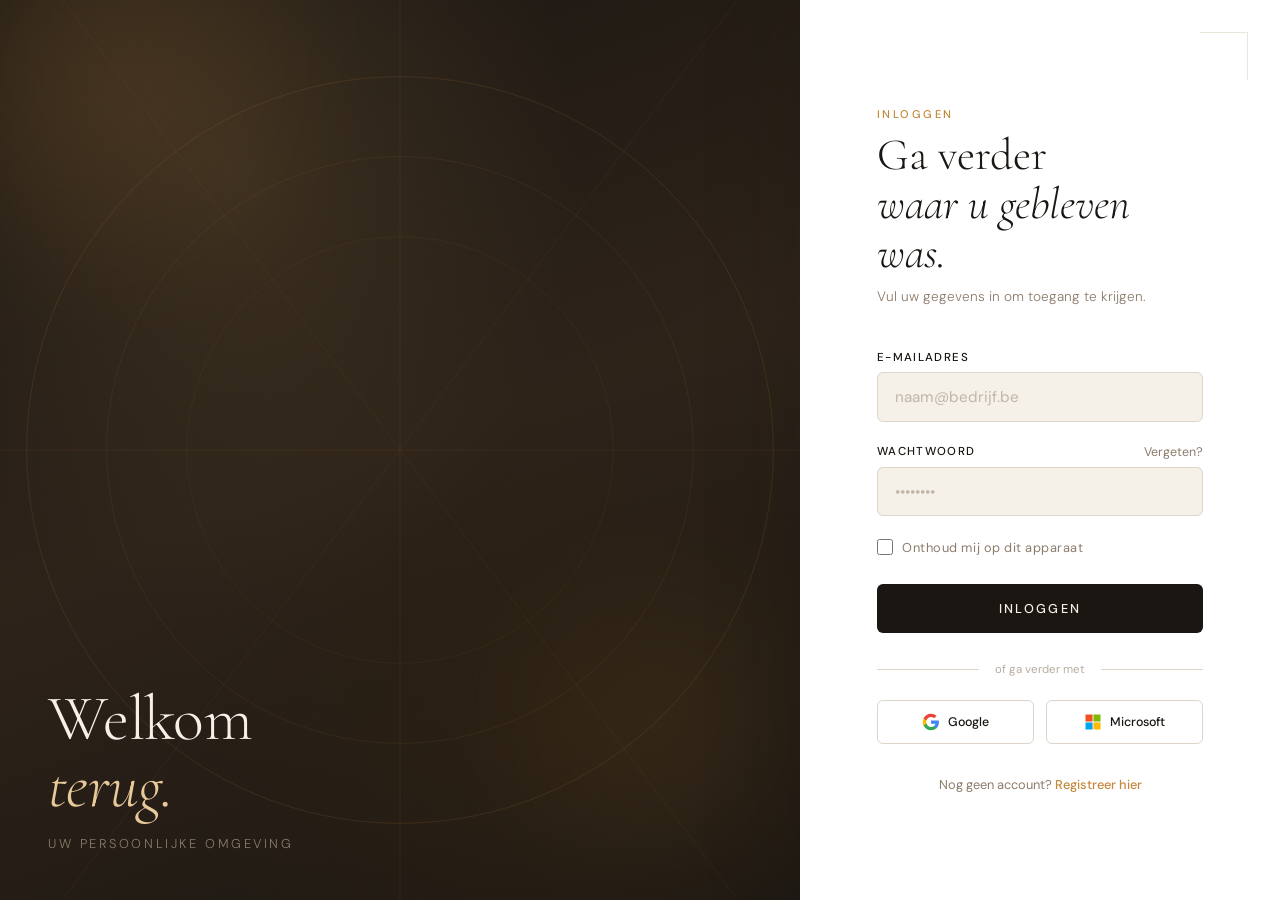
<file: login.html>
<!DOCTYPE html>
<html lang="nl">
<head>
  <meta charset="UTF-8" />
  <meta name="viewport" content="width=device-width, initial-scale=1.0"/>
  <title>Inloggen</title>
  <link href="https://fonts.googleapis.com/css2?family=Cormorant+Garamond:ital,wght@0,300;0,400;1,300&family=DM+Sans:wght@300;400;500&display=swap" rel="stylesheet"/>
  <style>
    *, *::before, *::after { box-sizing: border-box; margin: 0; padding: 0; }

    :root {
      --cream: #f5f0e8;
      --ink: #1a1612;
      --warm-mid: #8c7b6b;
      --accent: #c4873c;
      --accent-light: #e8c99a;
      --panel: #ffffff;
      --border: #ddd5c8;
    }

    body {
      min-height: 100vh;
      display: flex;
      font-family: 'DM Sans', sans-serif;
      background-color: var(--cream);
    }

    html {
      height: 100%;
    }

    /* ── Left visual panel ────────────────────── */
    .visual {
      flex: 1;
      position: relative;
      background: var(--ink);
      overflow: hidden;
      display: flex;
      align-items: flex-end;
      padding: 3rem;
    }

    .visual-bg {
      position: absolute;
      inset: 0;
      background:
        radial-gradient(ellipse 60% 70% at 30% 20%, #3a2e1e 0%, transparent 70%),
        radial-gradient(ellipse 80% 60% at 70% 80%, #2a1f12 0%, transparent 60%),
        linear-gradient(160deg, #1a1612 0%, #2d2218 50%, #1a1612 100%);
    }

    /* Decorative geometric lines */
    .visual-svg {
      position: absolute;
      inset: 0;
      width: 100%;
      height: 100%;
      opacity: 0.18;
    }

    .visual-grain {
      position: absolute;
      inset: 0;
      background-image: url("data:image/svg+xml,%3Csvg viewBox='0 0 200 200' xmlns='http://www.w3.org/2000/svg'%3E%3Cfilter id='n'%3E%3CfeTurbulence type='fractalNoise' baseFrequency='0.75' numOctaves='4' stitchTiles='stitch'/%3E%3C/filter%3E%3Crect width='100%25' height='100%25' filter='url(%23n)' opacity='1'/%3E%3C/svg%3E");
      background-size: 200px 200px;
      opacity: 0.06;
      mix-blend-mode: overlay;
    }

    .accent-orb {
      position: absolute;
      border-radius: 50%;
      filter: blur(80px);
      pointer-events: none;
    }
    .orb-1 {
      width: 300px; height: 300px;
      background: var(--accent);
      top: -80px; left: -60px;
      opacity: 0.15;
      animation: breathe 8s ease-in-out infinite;
    }
    .orb-2 {
      width: 200px; height: 200px;
      background: #7a5c2e;
      bottom: 80px; right: 40px;
      opacity: 0.2;
      animation: breathe 11s ease-in-out infinite reverse;
    }

    @keyframes breathe {
      0%, 100% { transform: scale(1); opacity: 0.15; }
      50% { transform: scale(1.15); opacity: 0.25; }
    }

    .visual-text {
      position: relative;
      z-index: 2;
      animation: fadeUp 1s ease both;
    }

    .brand-name {
      font-family: 'Cormorant Garamond', serif;
      font-size: clamp(2.8rem, 5vw, 4.5rem);
      font-weight: 300;
      color: var(--cream);
      line-height: 1.05;
      letter-spacing: -0.01em;
    }
    .brand-name em {
      font-style: italic;
      color: var(--accent-light);
    }

    .brand-tagline {
      margin-top: 1rem;
      font-size: 0.8rem;
      font-weight: 300;
      letter-spacing: 0.2em;
      text-transform: uppercase;
      color: var(--warm-mid);
    }

    /* ── Right login panel ────────────────────── */
    .login-panel {
      width: min(480px, 100%);
      display: flex;
      flex-direction: column;
      justify-content: center;
      padding: clamp(2rem, 6vw, 5rem);
      background: var(--panel);
      position: relative;
      z-index: 1;
      box-shadow: -20px 0 80px rgba(26,22,18,0.12);
      animation: slideIn 0.8s cubic-bezier(0.22, 1, 0.36, 1) both;
    }

    @keyframes slideIn {
      from { transform: translateX(40px); opacity: 0; }
      to   { transform: translateX(0);    opacity: 1; }
    }

    @keyframes fadeUp {
      from { transform: translateY(24px); opacity: 0; }
      to   { transform: translateY(0);    opacity: 1; }
    }

    .login-header { margin-bottom: 2.8rem; animation: fadeUp 0.9s 0.15s ease both; }

    .login-eyebrow {
      font-size: 0.7rem;
      font-weight: 500;
      letter-spacing: 0.22em;
      text-transform: uppercase;
      color: var(--accent);
      margin-bottom: 0.6rem;
    }

    .login-title {
      font-family: 'Cormorant Garamond', serif;
      font-size: clamp(2rem, 3.5vw, 2.8rem);
      font-weight: 300;
      color: var(--ink);
      line-height: 1.1;
    }
    .login-title em { font-style: italic; }

    .login-subtitle {
      margin-top: 0.6rem;
      font-size: 0.85rem;
      color: var(--warm-mid);
      font-weight: 300;
    }

    /* ── Form ─────────────────────────────────── */
    .form { display: flex; flex-direction: column; gap: 1.4rem; animation: fadeUp 0.9s 0.25s ease both; }

    .field { display: flex; flex-direction: column; gap: 0.45rem; }

    label {
      font-size: 0.72rem;
      font-weight: 500;
      letter-spacing: 0.12em;
      text-transform: uppercase;
      color: var(--ink);
    }

    input {
      width: 100%;
      padding: 0.85rem 1.1rem;
      border: 1.5px solid var(--border);
      border-radius: 6px;
      background: var(--cream);
      font-family: 'DM Sans', sans-serif;
      font-size: 0.95rem;
      color: var(--ink);
      transition: border-color 0.2s, box-shadow 0.2s, background 0.2s;
      outline: none;
    }

    input::placeholder { color: #c0b5a8; }

    input:focus {
      border-color: var(--accent);
      background: #fff;
      box-shadow: 0 0 0 4px rgba(196,135,60,0.1);
    }

    .field-row {
      display: flex;
      justify-content: space-between;
      align-items: center;
    }

    .forgot {
      font-size: 0.78rem;
      color: var(--warm-mid);
      text-decoration: none;
      transition: color 0.2s;
    }
    .forgot:hover { color: var(--accent); }

    /* ── Checkbox ─────────────────────────────── */
    .check-row {
      display: flex;
      align-items: center;
      gap: 0.6rem;
    }
    .check-row input[type="checkbox"] {
      width: 16px; height: 16px;
      accent-color: var(--accent);
      background: var(--cream);
      padding: 0;
      cursor: pointer;
    }
    .check-row label {
      font-size: 0.8rem;
      letter-spacing: 0.04em;
      text-transform: none;
      font-weight: 400;
      color: var(--warm-mid);
      cursor: pointer;
    }

    /* ── Submit button ────────────────────────── */
    .btn-submit {
      margin-top: 0.4rem;
      width: 100%;
      padding: 1rem;
      background: var(--ink);
      color: var(--cream);
      border: none;
      border-radius: 6px;
      font-family: 'DM Sans', sans-serif;
      font-size: 0.8rem;
      font-weight: 500;
      letter-spacing: 0.18em;
      text-transform: uppercase;
      cursor: pointer;
      position: relative;
      overflow: hidden;
      transition: background 0.25s, transform 0.15s;
    }

    .btn-submit::after {
      content: '';
      position: absolute;
      inset: 0;
      background: linear-gradient(90deg, transparent, rgba(255,255,255,0.06), transparent);
      transform: translateX(-100%);
      transition: transform 0.5s ease;
    }

    .btn-submit:hover { background: #2d2218; transform: translateY(-1px); }
    .btn-submit:hover::after { transform: translateX(100%); }
    .btn-submit:active { transform: translateY(0); }

    /* ── Divider ──────────────────────────────── */
    .divider {
      display: flex;
      align-items: center;
      gap: 1rem;
      margin-top: 0.4rem;
    }
    .divider span { flex: 1; height: 1px; background: var(--border); }
    .divider p { font-size: 0.72rem; color: #b8ac9f; white-space: nowrap; }

    /* ── Social buttons ───────────────────────── */
    .social-row { display: flex; gap: 0.8rem; }

    .btn-social {
      flex: 1;
      display: flex;
      align-items: center;
      justify-content: center;
      gap: 0.5rem;
      padding: 0.75rem;
      border: 1.5px solid var(--border);
      border-radius: 6px;
      background: transparent;
      font-family: 'DM Sans', sans-serif;
      font-size: 0.78rem;
      font-weight: 500;
      color: var(--ink);
      cursor: pointer;
      transition: border-color 0.2s, background 0.2s, transform 0.15s;
    }

    .btn-social:hover {
      border-color: var(--warm-mid);
      background: var(--cream);
      transform: translateY(-1px);
    }

    .btn-social svg { width: 18px; height: 18px; flex-shrink: 0; }

    /* ── Footer ───────────────────────────────── */
    .login-footer {
      margin-top: 2rem;
      font-size: 0.8rem;
      color: var(--warm-mid);
      text-align: center;
      animation: fadeUp 0.9s 0.35s ease both;
    }
    .login-footer a { color: var(--accent); text-decoration: none; font-weight: 500; }
    .login-footer a:hover { text-decoration: underline; }

    /* ── Decorative corner ────────────────────── */
    .corner-deco {
      position: absolute;
      top: 2rem; right: 2rem;
      width: 48px; height: 48px;
      border-top: 1.5px solid var(--border);
      border-right: 1.5px solid var(--border);
      opacity: 0.6;
    }

    /* ── Responsive ───────────────────────────── */
    @media (max-width: 700px) {
      body { flex-direction: column; overflow: auto; }
      .visual { display: none; }
      .login-panel { width: 100%; min-height: 100vh; box-shadow: none; }
    }
  </style>
</head>
<body>

  <!-- Left visual -->
  <div class="visual">
    <div class="visual-bg"></div>
    <div class="visual-grain"></div>
    <div class="accent-orb orb-1"></div>
    <div class="accent-orb orb-2"></div>

    <!-- Decorative SVG lines -->
    <svg class="visual-svg" viewBox="0 0 600 800" preserveAspectRatio="xMidYMid slice" fill="none" xmlns="http://www.w3.org/2000/svg">
      <circle cx="300" cy="400" r="280" stroke="#c4873c" stroke-width="0.6"/>
      <circle cx="300" cy="400" r="220" stroke="#c4873c" stroke-width="0.4"/>
      <circle cx="300" cy="400" r="160" stroke="#c4873c" stroke-width="0.3"/>
      <line x1="0" y1="400" x2="600" y2="400" stroke="#c4873c" stroke-width="0.4"/>
      <line x1="300" y1="0" x2="300" y2="800" stroke="#c4873c" stroke-width="0.4"/>
      <line x1="0" y1="0" x2="600" y2="800" stroke="#c4873c" stroke-width="0.3"/>
      <line x1="600" y1="0" x2="0" y2="800" stroke="#c4873c" stroke-width="0.3"/>
    </svg>

    <div class="visual-text">
      <div class="brand-name">Welkom<br/><em>terug.</em></div>
      <p class="brand-tagline">Uw persoonlijke omgeving</p>
    </div>
  </div>

  <!-- Right login panel -->
  <div class="login-panel">
    <div class="corner-deco"></div>

    <div class="login-header">
      <p class="login-eyebrow">Inloggen</p>
      <h1 class="login-title">Ga verder<br/><em>waar u gebleven was.</em></h1>
      <p class="login-subtitle">Vul uw gegevens in om toegang te krijgen.</p>
    </div>

    <form class="form" onsubmit="return false;">
      <div class="field">
        <label for="email">E-mailadres</label>
        <input type="email" id="email" placeholder="naam@bedrijf.be" autocomplete="email"/>
      </div>

      <div class="field">
        <div class="field-row">
          <label for="password">Wachtwoord</label>
          <a href="#" class="forgot">Vergeten?</a>
        </div>
        <input type="password" id="password" placeholder="••••••••" autocomplete="current-password"/>
      </div>

      <div class="check-row">
        <input type="checkbox" id="remember"/>
        <label for="remember">Onthoud mij op dit apparaat</label>
      </div>

      <button type="submit" class="btn-submit">Inloggen</button>

      <div class="divider">
        <span></span>
        <p>of ga verder met</p>
        <span></span>
      </div>

      <div class="social-row">
        <!-- Google -->
        <button type="button" class="btn-social">
          <svg viewBox="0 0 24 24" xmlns="http://www.w3.org/2000/svg">
            <path d="M22.56 12.25c0-.78-.07-1.53-.2-2.25H12v4.26h5.92c-.26 1.37-1.04 2.53-2.21 3.31v2.77h3.57c2.08-1.92 3.28-4.74 3.28-8.09z" fill="#4285F4"/>
            <path d="M12 23c2.97 0 5.46-.98 7.28-2.66l-3.57-2.77c-.98.66-2.23 1.06-3.71 1.06-2.86 0-5.29-1.93-6.16-4.53H2.18v2.84C3.99 20.53 7.7 23 12 23z" fill="#34A853"/>
            <path d="M5.84 14.09c-.22-.66-.35-1.36-.35-2.09s.13-1.43.35-2.09V7.07H2.18C1.43 8.55 1 10.22 1 12s.43 3.45 1.18 4.93l3.66-2.84z" fill="#FBBC05"/>
            <path d="M12 5.38c1.62 0 3.06.56 4.21 1.64l3.15-3.15C17.45 2.09 14.97 1 12 1 7.7 1 3.99 3.47 2.18 7.07l3.66 2.84c.87-2.6 3.3-4.53 6.16-4.53z" fill="#EA4335"/>
          </svg>
          Google
        </button>

        <!-- Microsoft -->
        <button type="button" class="btn-social">
          <svg viewBox="0 0 24 24" xmlns="http://www.w3.org/2000/svg">
            <path d="M11.4 2H2v9.4h9.4V2z" fill="#F25022"/>
            <path d="M22 2h-9.4v9.4H22V2z" fill="#7FBA00"/>
            <path d="M11.4 12.6H2V22h9.4v-9.4z" fill="#00A4EF"/>
            <path d="M22 12.6h-9.4V22H22v-9.4z" fill="#FFB900"/>
          </svg>
          Microsoft
        </button>
      </div>
    </form>

    <p class="login-footer">
      Nog geen account? <a href="#">Registreer hier</a>
    </p>
  </div>

</body>
</html>
</file>
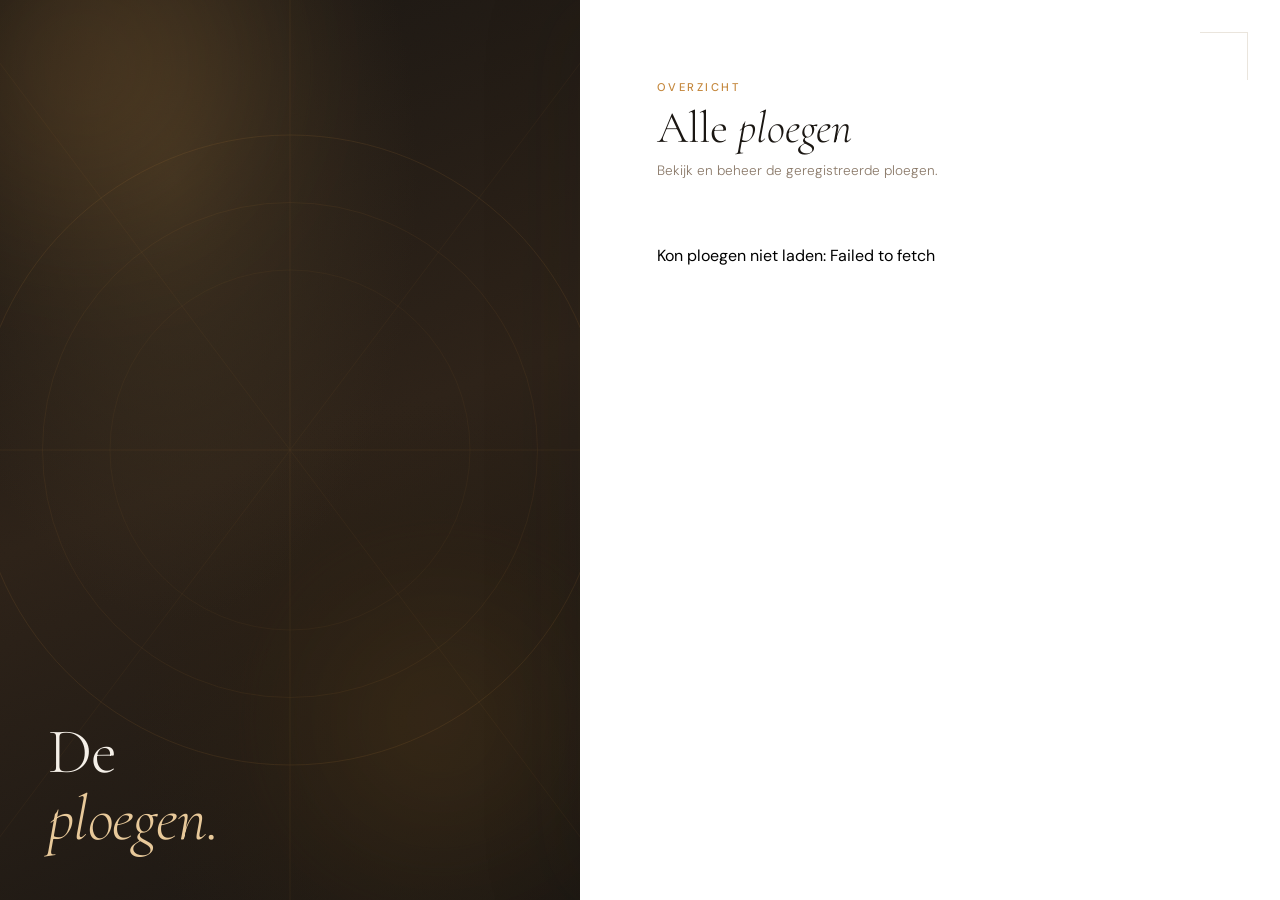
<file: teams.html>
<!DOCTYPE html>
<html lang="nl">
<head>
  <meta charset="UTF-8" />
  <meta name="viewport" content="width=device-width, initial-scale=1.0"/>
  <title>Ploegen</title>
  <link href="https://fonts.googleapis.com/css2?family=Cormorant+Garamond:ital,wght@0,300;0,400;1,300&family=DM+Sans:wght@300;400;500&display=swap" rel="stylesheet"/>
  <link rel="stylesheet" href="styles.css"/>
</head>
<body>

  <!-- Left visual panel -->
  <div class="visual">
    <div class="visual-bg"></div>
    <div class="visual-grain"></div>
    <div class="accent-orb orb-1"></div>
    <div class="accent-orb orb-2"></div>

    <svg class="visual-svg" viewBox="0 0 600 800" preserveAspectRatio="xMidYMid slice" fill="none" xmlns="http://www.w3.org/2000/svg">
      <circle cx="300" cy="400" r="280" stroke="#c4873c" stroke-width="0.6"/>
      <circle cx="300" cy="400" r="220" stroke="#c4873c" stroke-width="0.4"/>
      <circle cx="300" cy="400" r="160" stroke="#c4873c" stroke-width="0.3"/>
      <line x1="0" y1="400" x2="600" y2="400" stroke="#c4873c" stroke-width="0.4"/>
      <line x1="300" y1="0" x2="300" y2="800" stroke="#c4873c" stroke-width="0.4"/>
      <line x1="0" y1="0" x2="600" y2="800" stroke="#c4873c" stroke-width="0.3"/>
      <line x1="600" y1="0" x2="0" y2="800" stroke="#c4873c" stroke-width="0.3"/>
    </svg>

    <div class="visual-text">
      <div class="brand-name">De<br/><em>ploegen.</em></div>
    </div>
  </div>

  <!-- Right content panel -->
  <div class="content-panel">
    <div class="corner-deco"></div>

    <div class="page-header">
      <p class="page-eyebrow">Overzicht</p>
      <h1 class="page-title">Alle <em>ploegen</em></h1>
      <p class="page-subtitle">Bekijk en beheer de geregistreerde ploegen.</p>
    </div>


    <p class="team-count" id="teamCount"></p>

    <div class="teams-grid" id="teams-container">
      <div class="loading-state">
        <div class="spinner"></div>
        <p class="loading-text">Ploegen laden…</p>
      </div>
    </div>

    <div class="empty-state" id="emptyState">
      <p>Geen ploegen gevonden<em>.</em></p>
      <span>Probeer een andere zoekterm</span>
    </div>
  </div>

  <script src="app.js"></script>
</body>
</html>
</file>
<file: styles.css>
*, *::before, *::after { box-sizing: border-box; margin: 0; padding: 0; }

:root {
  --cream: #f5f0e8;
  --ink: #1a1612;
  --warm-mid: #8c7b6b;
  --accent: #c4873c;
  --accent-light: #e8c99a;
  --panel: #ffffff;
  --border: #ddd5c8;
}

html { height: 100%; }

body {
  min-height: 100vh;
  display: flex;
  font-family: 'DM Sans', sans-serif;
  background-color: var(--cream);
}

/* ── Left visual panel ────────────────────── */
.visual {
  flex: 1;
  position: sticky;
  top: 0;
  height: 100vh;
  background: var(--ink);
  overflow: hidden;
  display: flex;
  align-items: flex-end;
  padding: 3rem;
}

.visual-bg {
  position: absolute; inset: 0;
  background:
    radial-gradient(ellipse 60% 70% at 30% 20%, #3a2e1e 0%, transparent 70%),
    radial-gradient(ellipse 80% 60% at 70% 80%, #2a1f12 0%, transparent 60%),
    linear-gradient(160deg, #1a1612 0%, #2d2218 50%, #1a1612 100%);
}

.visual-svg { position: absolute; inset: 0; width: 100%; height: 100%; opacity: 0.18; }

.visual-grain {
  position: absolute; inset: 0;
  background-image: url("data:image/svg+xml,%3Csvg viewBox='0 0 200 200' xmlns='http://www.w3.org/2000/svg'%3E%3Cfilter id='n'%3E%3CfeTurbulence type='fractalNoise' baseFrequency='0.75' numOctaves='4' stitchTiles='stitch'/%3E%3C/filter%3E%3Crect width='100%25' height='100%25' filter='url(%23n)' opacity='1'/%3E%3C/svg%3E");
  background-size: 200px 200px; opacity: 0.06; mix-blend-mode: overlay;
}

.accent-orb { position: absolute; border-radius: 50%; filter: blur(80px); pointer-events: none; }

.orb-1 {
  width: 300px; height: 300px;
  background: var(--accent);
  top: -80px; left: -60px;
  opacity: 0.15;
  animation: breathe 8s ease-in-out infinite;
}

.orb-2 {
  width: 200px; height: 200px;
  background: #7a5c2e;
  bottom: 80px; right: 40px;
  opacity: 0.2;
  animation: breathe 11s ease-in-out infinite reverse;
}

@keyframes breathe {
  0%, 100% { transform: scale(1); opacity: 0.15; }
  50%       { transform: scale(1.15); opacity: 0.25; }
}

.visual-text { position: relative; z-index: 2; animation: fadeUp 1s ease both; }

.brand-name {
  font-family: 'Cormorant Garamond', serif;
  font-size: clamp(2.8rem, 5vw, 4.5rem);
  font-weight: 300; color: var(--cream);
  line-height: 1.05; letter-spacing: -0.01em;
}
.brand-name em { font-style: italic; color: var(--accent-light); }

.brand-tagline {
  margin-top: 1rem; font-size: 0.8rem;
  font-weight: 300; letter-spacing: 0.2em;
  text-transform: uppercase; color: var(--warm-mid);
}

/* ── Right content panel ──────────────────── */
.content-panel {
  width: min(700px, 100%);
  display: flex; flex-direction: column;
  padding: clamp(2rem, 5vw, 4rem) clamp(2rem, 6vw, 5rem);
  background: var(--panel); position: relative; z-index: 1;
  box-shadow: -20px 0 80px rgba(26,22,18,0.12);
  animation: slideIn 0.8s cubic-bezier(0.22, 1, 0.36, 1) both;
}

@keyframes slideIn { from { transform: translateX(40px); opacity: 0; } to { transform: translateX(0); opacity: 1; } }
@keyframes fadeUp  { from { transform: translateY(24px); opacity: 0; } to { transform: translateY(0);   opacity: 1; } }

.corner-deco {
  position: absolute; top: 2rem; right: 2rem;
  width: 48px; height: 48px;
  border-top: 1.5px solid var(--border);
  border-right: 1.5px solid var(--border);
  opacity: 0.6;
}

/* ── Page header ──────────────────────────── */
.page-header { padding-top: 1rem; margin-bottom: 2.2rem; animation: fadeUp 0.9s 0.15s ease both; }

.page-eyebrow {
  font-size: 0.7rem; font-weight: 500;
  letter-spacing: 0.22em; text-transform: uppercase;
  color: var(--accent); margin-bottom: 0.6rem;
}

.page-title {
  font-family: 'Cormorant Garamond', serif;
  font-size: clamp(2rem, 3.5vw, 2.8rem);
  font-weight: 300; color: var(--ink); line-height: 1.1;
}
.page-title em { font-style: italic; }

.page-subtitle { margin-top: 0.6rem; font-size: 0.85rem; color: var(--warm-mid); font-weight: 300; }

/* ── Toolbar ──────────────────────────────── */
.toolbar { display: flex; gap: 0.8rem; margin-bottom: 0.8rem; animation: fadeUp 0.9s 0.2s ease both; }

.search-wrap { flex: 1; position: relative; }

.search-wrap svg {
  position: absolute; left: 0.9rem; top: 50%;
  transform: translateY(-50%); width: 16px; height: 16px;
  color: var(--warm-mid); pointer-events: none;
}

.search-input {
  width: 100%; padding: 0.75rem 1rem 0.75rem 2.5rem;
  border: 1.5px solid var(--border); border-radius: 6px;
  background: var(--cream); font-family: 'DM Sans', sans-serif;
  font-size: 0.875rem; color: var(--ink); outline: none;
  transition: border-color 0.2s, box-shadow 0.2s, background 0.2s;
}
.search-input::placeholder { color: #c0b5a8; }
.search-input:focus {
  border-color: var(--accent); background: #fff;
  box-shadow: 0 0 0 4px rgba(196,135,60,0.1);
}

/* ── Team count label ─────────────────────── */
.team-count {
  font-size: 0.72rem; color: var(--warm-mid);
  margin-bottom: 1.2rem; animation: fadeUp 0.9s 0.28s ease both; min-height: 1em;
}
.team-count strong { color: var(--accent); }

/* ── Teams grid ───────────────────────────── */
.teams-grid {
  display: grid;
  grid-template-columns: repeat(auto-fill, minmax(270px, 1fr));
  gap: 1rem;
  animation: fadeUp 0.9s 0.3s ease both;
}

/* ── Team card ────────────────────────────── */
.team-card {
  display: flex; flex-direction: column;
  border: 1.5px solid var(--border); border-radius: 10px;
  background: var(--cream); overflow: hidden;
  cursor: pointer; text-decoration: none; color: inherit;
  transition: border-color 0.2s, background 0.2s, transform 0.2s, box-shadow 0.2s;
}
.team-card:hover {
  border-color: var(--accent); background: #fff;
  transform: translateY(-3px);
  box-shadow: 0 8px 28px rgba(196,135,60,0.12);
}

.card-banner {
  height: 88px; position: relative;
  display: flex; align-items: center; justify-content: center;
  overflow: hidden;
}
.card-banner::after {
  content: '';
  position: absolute; inset: 0;
  background: repeating-linear-gradient(
    -45deg,
    transparent, transparent 8px,
    rgba(255,255,255,0.05) 8px, rgba(255,255,255,0.05) 16px
  );
}

.shirt-wrap { position: relative; z-index: 1; display: flex; align-items: center; justify-content: center; }

.card-initials {
  position: absolute; z-index: 0;
  font-family: 'Cormorant Garamond', serif;
  font-size: 2.2rem; font-weight: 300;
  color: rgba(255,255,255,0.18);
  letter-spacing: 0.04em;
  user-select: none;
}

.card-body { padding: 1rem 1.2rem 1.2rem; flex: 1; display: flex; flex-direction: column; gap: 0.45rem; }

.team-name { font-size: 1rem; font-weight: 500; color: var(--ink); white-space: nowrap; overflow: hidden; text-overflow: ellipsis; }

.team-meta { display: flex; flex-wrap: wrap; gap: 0.45rem 0.8rem; }

.meta-pill { display: flex; align-items: center; gap: 0.3rem; font-size: 0.7rem; color: var(--warm-mid); }
.meta-pill svg { width: 11px; height: 11px; flex-shrink: 0; }

.card-divider { height: 1px; background: var(--border); margin: 0.3rem 0; }

.card-footer { display: flex; align-items: center; justify-content: space-between; }

.players-label { font-size: 0.65rem; text-transform: uppercase; letter-spacing: 0.1em; color: var(--warm-mid); }
.players-count { font-family: 'Cormorant Garamond', serif; font-size: 1.4rem; font-weight: 300; color: var(--ink); line-height: 1; }

.card-arrow { color: var(--border); transition: color 0.2s, transform 0.2s; }
.team-card:hover .card-arrow { color: var(--accent); transform: translateX(3px); }

/* ── Loading ──────────────────────────────── */
.loading-state {
  grid-column: 1 / -1;
  display: flex; flex-direction: column; align-items: center;
  padding: 4rem 2rem; gap: 1rem;
}
.spinner {
  width: 36px; height: 36px;
  border: 2px solid var(--border);
  border-top-color: var(--accent);
  border-radius: 50%;
  animation: spin 0.8s linear infinite;
}
@keyframes spin { to { transform: rotate(360deg); } }
.loading-text { font-size: 0.78rem; color: var(--warm-mid); letter-spacing: 0.12em; text-transform: uppercase; }

/* ── Error ────────────────────────────────── */
.error-state {
  grid-column: 1 / -1;
  padding: 2.5rem; border: 1.5px dashed var(--border);
  border-radius: 10px; text-align: center; display: none;
}
.error-state p { font-family: 'Cormorant Garamond', serif; font-size: 1.3rem; font-weight: 300; color: var(--warm-mid); }
.error-state span { display: block; margin-top: 0.4rem; font-size: 0.75rem; color: #c0b5a8; }
.error-state code { display: inline-block; margin-top: 0.6rem; font-size: 0.7rem; color: #b8ac9f; font-family: monospace; background: var(--cream); padding: 0.3rem 0.7rem; border-radius: 4px; }

/* ── Empty search ─────────────────────────── */
.empty-state { padding: 3rem 2rem; text-align: center; display: none; }
.empty-state p { font-family: 'Cormorant Garamond', serif; font-size: 1.4rem; font-weight: 300; color: var(--warm-mid); }
.empty-state span { display: block; margin-top: 0.4rem; font-size: 0.8rem; color: #c0b5a8; }

/* ── Responsive ───────────────────────────── */
@media (max-width: 700px) {
  body { flex-direction: column; }
  .visual { display: none; }
  .content-panel { width: 100%; min-height: 100vh; box-shadow: none; }
  .teams-grid { grid-template-columns: 1fr; }
}
</file>
